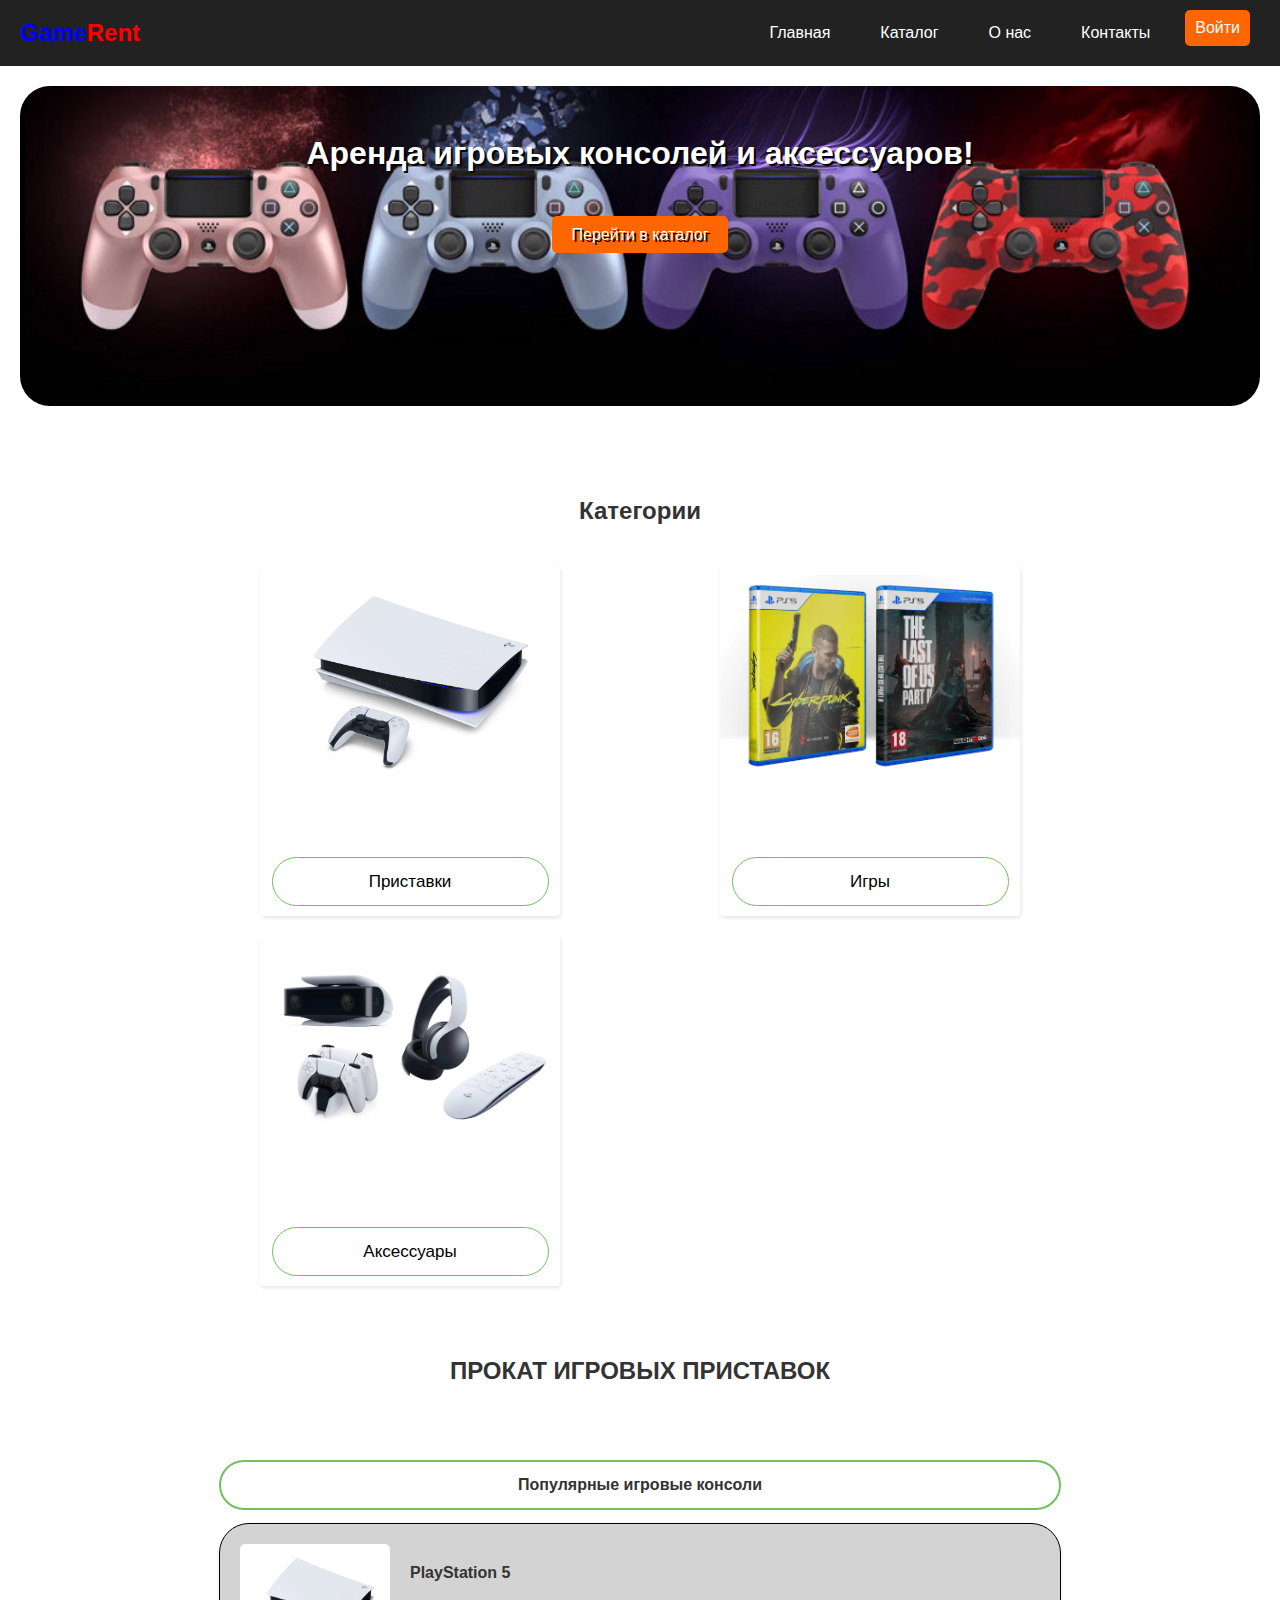
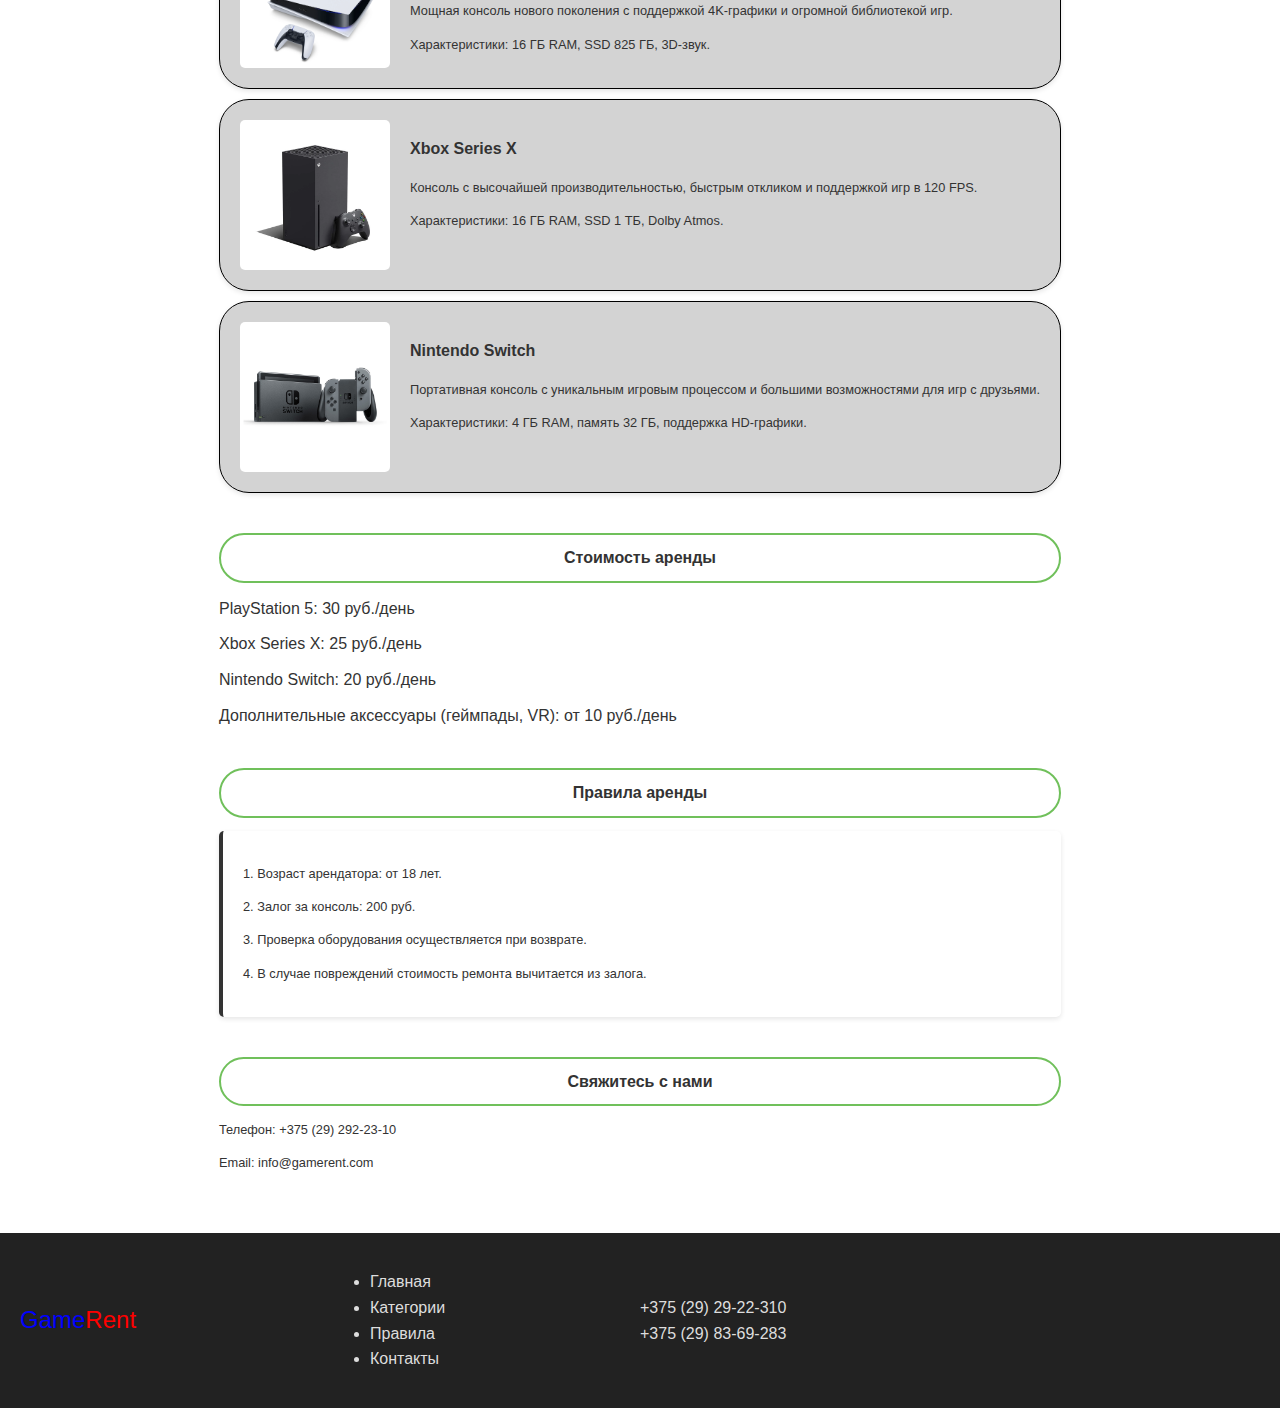
<file: index.html>
<!DOCTYPE html>
    <meta lang="en">
    <meta charset="UTF-8">
    <meta name="viewport" content="width=device-width, initial-scale=1.0">
    <title>GameRent</title>
    <link rel="stylesheet" href="style.css">
    <link rel='stylesheet' href='https://cdnjs.cloudflare.com/ajax/libs/font-awesome/4.7.0/css/font-awesome.min.css'>          
</head>
<body>
    <header class="header">
        <div class="logo"><span style="color: blue;">Game</span><span style="color: red;">Rent</span></div>
        <nav class="nav">
            <ul class="menu">
                <li><a href="index.html">Главная</a></li>
                <li class="dropdown">
                    <a href="#catalog">Каталог</a>
                    <ul class="submenu">
                        <li><a href="#consols">Консоли</a></li>
                        <li><a href="games.html">Игры</a></li>
                        <li><a href="aks.html">Аксессуары</a></li>
                    </ul>
                </li>
                <li class="dropdown">
                    <a href="onas.html">О нас</a>
                    <ul class="submenu">
                        <li><a href="index.html">Автор</a></li>
                        <li><a href="onas.html">Правила</a></li>
                    </ul>
                </li>
                <li><a href="contact.html">Контакты</a></li>
                <li><a href="login.html" class="btn">Войти</a></li>
            </ul>
        </nav>
    </header>

    <main>
        <section class="banner">
            <h4>Аренда игровых консолей и аксессуаров!</h4>
            <a href="#catalog" class="btn-primary">Перейти в каталог</a>
        </section>

        <section id="catalog" class="catalog">
            <h1>Категории</h1>
            <div class="categories">
                <div class="card_cat">
                    <!-- Верхняя часть -->
                    <div class="card_top">
                        <a href="#consols" class="card_image">
                            <img src="img/cons_catalog/Pristavki.png" alt="">
                        </a>
                    </div>
                    <!-- Нижняя часть -->
                     <div class="card_bottom">
                        <form class="card_button" action="#consols">
                            <a href="#consols">Приставки</a>
                        </form>
                     </div>
                </div>
                <div class="card_cat">
                    <!-- Верхняя часть -->
                    <div class="card_top">
                        <a href="games.html" class="card_image">
                            <img src="img/game.png" alt="">
                        </a>
                    </div>
                    <!-- Нижняя часть -->
                     <div class="card_bottom">
                        <form class="card_button" action="#consols">
                            <a href="games.html">Игры</a>
                        </form>
                     </div>
                </div>
                <div class="card_cat">
                    <!-- Верхняя часть -->
                    <div class="card_top">
                        <a href="aks.html" class="card_image">
                            <img src="img/aksesuar.png" alt="">
                        </a>
                    </div>
                    <!-- Нижняя часть -->
                     <div class="card_bottom">
                        <form class="card_button" action="#">
                            <a href="aks.html">Аксессуары</a>
                        </form>
                     </div>
                </div>
            </div>
        </section>


        <h1>ПРОКАТ ИГРОВЫХ ПРИСТАВОК</h1>
        
        <div class="container">

            <!-- Блок с информацией о консолях -->
            <section id="consols" class="section">
                <h2>Популярные игровые консоли</h2>
                <div class="card">
                    <img src="img/cons_catalog/Pristavki.png" alt="PlayStation 5">
                    <div class="card-content">
                        <h3>PlayStation 5</h3>
                        <p>Мощная консоль нового поколения с поддержкой 4K-графики и огромной библиотекой игр.</p>
                        <p>Характеристики: 16 ГБ RAM, SSD 825 ГБ, 3D-звук.</p>
                    </div>
                </div>
                <div class="card">
                    <img src="img/cons_catalog/xbox_x.png" alt="Xbox Series X">
                    <div class="card-content">
                        <h3>Xbox Series X</h3>
                        <p>Консоль с высочайшей производительностью, быстрым откликом и поддержкой игр в 120 FPS.</p>
                        <p>Характеристики: 16 ГБ RAM, SSD 1 ТБ, Dolby Atmos.</p>
                    </div>
                </div>
                <div class="card">
                    <img src="img/cons_catalog/nintendo_switch.png" alt="Nintendo Switch">
                    <div class="card-content">
                        <h3>Nintendo Switch</h3>
                        <p>Портативная консоль с уникальным игровым процессом и большими возможностями для игр с друзьями.</p>
                        <p>Характеристики: 4 ГБ RAM, память 32 ГБ, поддержка HD-графики.</p>
                    </div>
                </div>
            </section>
    
            <!-- Блок с ценами -->
            <section class="section">
                <h2>Стоимость аренды</h2>
                <ul class="pricing-list">
                    <li>PlayStation 5: 30 руб./день</li>
                    <li>Xbox Series X: 25 руб./день</li>
                    <li>Nintendo Switch: 20 руб./день</li>
                    <li>Дополнительные аксессуары (геймпады, VR): от 10 руб./день</li>
                </ul>
            </section>
    
            <!-- Блок с правилами -->
            <section class="section">
                <h2>Правила аренды</h2>
    
    
                <div class="rules">
                    <p>1. Возраст арендатора: от 18 лет.</p>
                    <p>2. Залог за консоль: 200 руб.</p>
                    <p>3. Проверка оборудования осуществляется при возврате.</p>
                    <p>4. В случае повреждений стоимость ремонта вычитается из залога.</p>
                </div>
            </section>
    
            <!-- Контакты -->
            <section class="section">
                <h2>Свяжитесь с нами</h2>
                <p>Телефон: +375 (29) 292-23-10</p>
                <p>Email: info@gamerent.com</p>
            </section>
        </div>
    </main>

    <footer class="footer">
        <div class="rows">
            <div class="logo">
                <span style="color: blue;">Game</span><span style="color: red;">Rent</span>
            </div>
            <div class="footer_catalog">
                <ul class="nav_foot">
                    <a href="index.html" class="f-nav-link"><li>Главная</li></a>
                    <a href="#catalog" class="f-nav-link"><li>Категории</li></a>
                    <a href="onas.html" class="f-nav-link"><li>Правила</li></a>
                    <a href="contact.html" class="f-nav-link"><li>Контакты</li></a>
                </ul>
            </div>
            <div class="footer_contact">
                <a href="tel:+375292922310"><i class="fa-solid fa-square-phone"></i> +375 (29) 29-22-310</a><br>
                <a href="tel:+3758369283"><i class="fa-solid fa-square-phone"></i> +375 (29) 83-69-283</a>
            </div>
            <div class="footer_icon">
                <a href="https://t.me/RichStoune"><i class="fa-brands fa-telegram"></i></a>
                <a href="https://vk.com/id694640703"><i class="fa-brands fa-vk"></i></a>
                <a href="https://www.instagram.com/adam.cortese.18?igsh=MmVlMjlkMTBhMg=="><i class='fa-brands fa-instagram' style='color: red'></i></a>
            </div>
        </div>
    </footer>
</body>
</html>
</file>
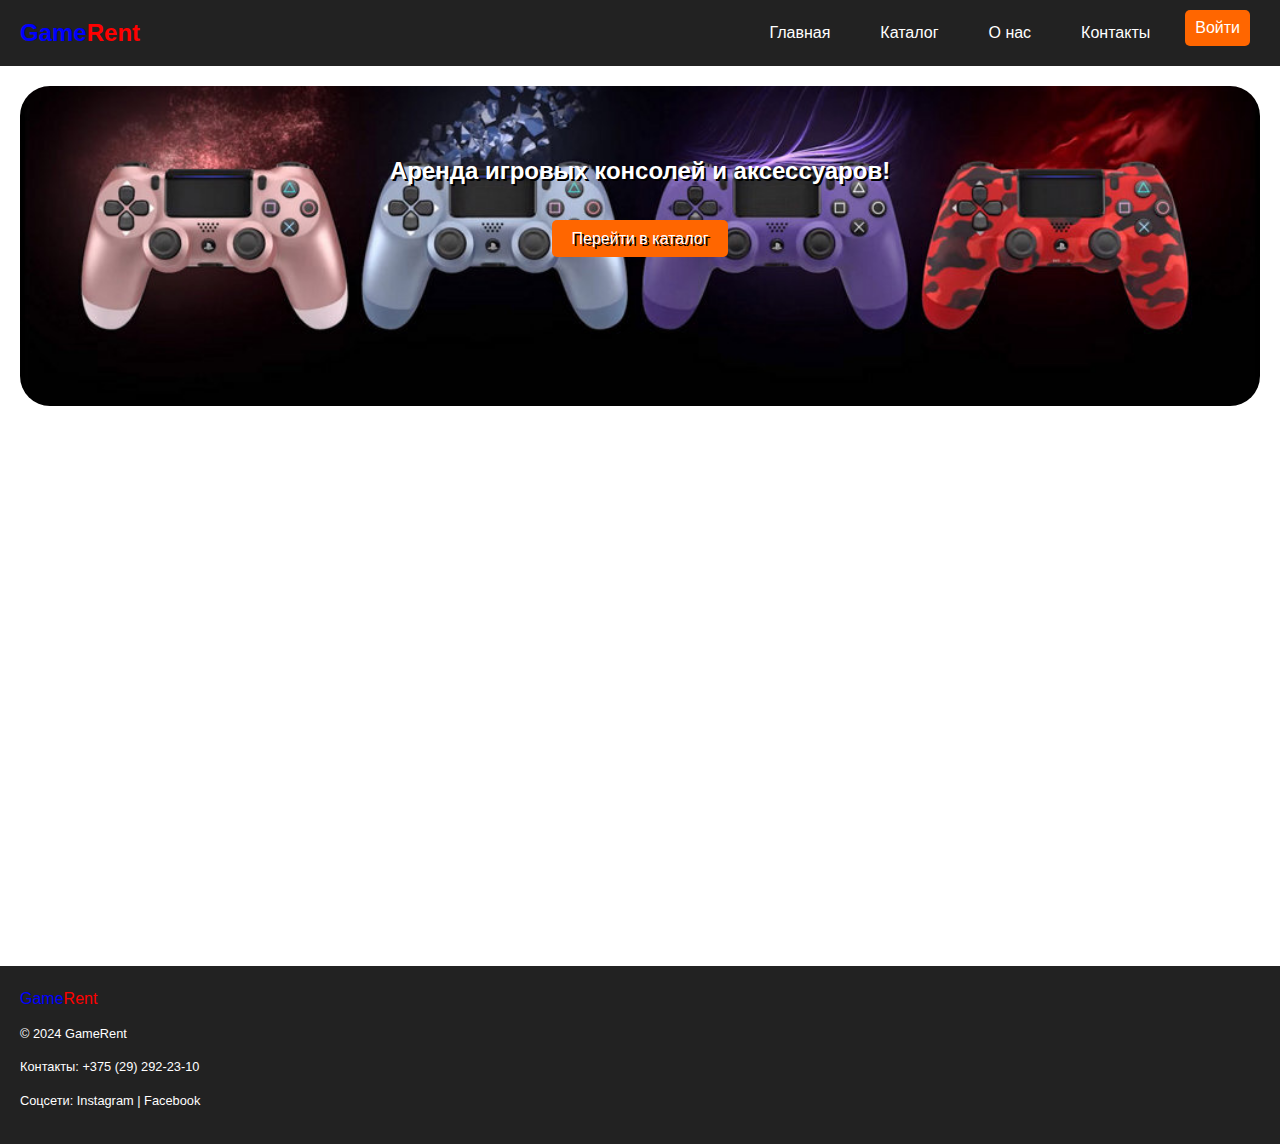
<file: aks.html>
<!DOCTYPE html>
<html lang="en">
<head>
    <meta charset="UTF-8">
    <meta name="viewport" content="width=device-width, initial-scale=1.0">
    <title>GameRent</title>
    <link rel="stylesheet" href="style.css">
</head>
<body>
    <header class="header">
        <div class="logo"><span style="color: blue;">Game</span><span style="color: red;">Rent</span></div>
        <nav class="nav">
            <ul class="menu">
                <li><a href="index.html">Главная</a></li>
                <li class="dropdown">
                    <a href="#catalog">Каталог</a>
                    <ul class="submenu">
                        <li><a href="index.html">Консоли</a></li>
                        <li><a href="games.html">Игры</a></li>
                        <li><a href="aks.html">Аксессуары</a></li>
                    </ul>
                </li>
                <li class="dropdown">
                    <a href="onas.html">О нас</a>
                    <ul class="submenu">
                        <li><a href="index.html">Автор</a></li>
                        <li><a href="onas.html">Правила</a></li>
                    </ul>
                </li>
                <li><a href="contact.html">Контакты</a></li>
                <li><a href="register.html" class="btn">Войти</a></li>
            </ul>
        </nav>
    </header>
    <main>
        <section class="banner">
            <h1>Аренда игровых консолей и аксессуаров!</h1>
            <a href="#catalog" class="btn-primary">Перейти в каталог</a>
        </section>
    </main>

    <footer class="footer">
        <div class="logo"><span style="color: blue;">Game</span><span style="color: red;">Rent</span></div>
        <div class="footer-content">
            <p>&copy; 2024 GameRent</p>
            <p>Контакты: +375 (29) 292-23-10</p>
            <p>Соцсети: Instagram | Facebook</p>
        </div>
    </footer>
</body>
</html>
</file>
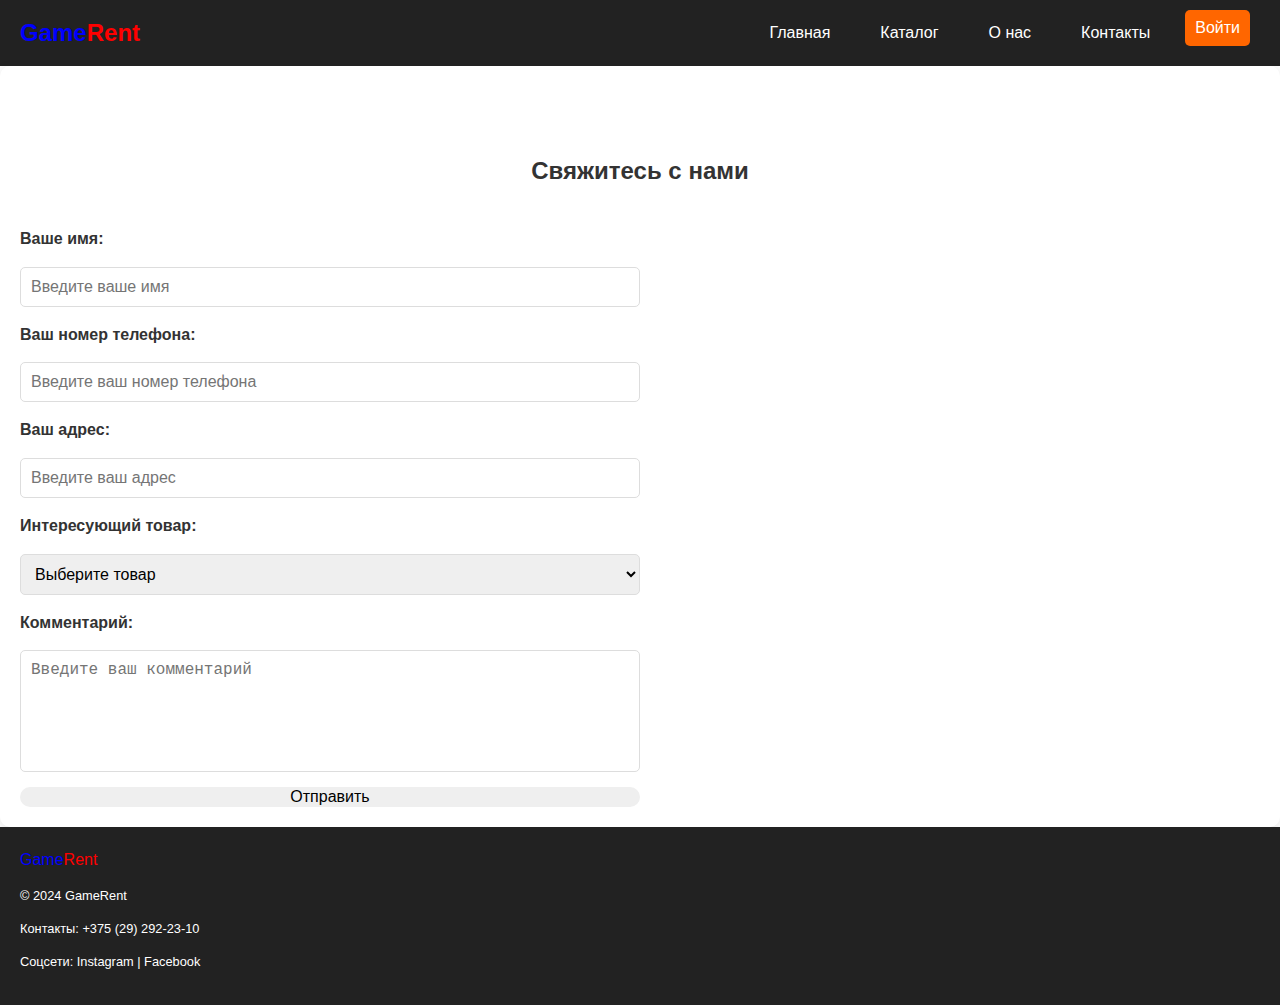
<file: contact.html>
<!DOCTYPE html>
<html lang="en">
<head>
    <meta charset="UTF-8">
    <meta name="viewport" content="width=device-width, initial-scale=1.0">
    <title>GameRent</title>
    <link rel="stylesheet" href="style.css">
</head>
<body>
    <header class="header">
        <div class="logo"><span style="color: blue;">Game</span><span style="color: red;">Rent</span></div>
        <nav class="nav">
            <ul class="menu">
                <li><a href="index.html">Главная</a></li>
                <li class="dropdown">
                    <a href="#catalog">Каталог</a>
                    <ul class="submenu">
                        <li><a href="index.html">Консоли</a></li>
                        <li><a href="games.html">Игры</a></li>
                        <li><a href="aks.html">Аксессуары</a></li>
                    </ul>
                </li>
                <li class="dropdown">
                    <a href="onas.html">О нас</a>
                    <ul class="submenu">
                        <li><a href="index.html">Автор</a></li>
                        <li><a href="onas.html">Правила</a></li>
                    </ul>
                </li>
                <li><a href="contact.html">Контакты</a></li>
                <li><a href="register.html" class="btn">Войти</a></li>
            </ul>
        </nav>
    </header>
<body>
    <div class="contact-container">
        <h1>Свяжитесь с нами</h1>
        <form action="contact.php" method="post">
            <!-- Имя пользователя -->
            <label for="name">Ваше имя:</label>
            <input type="text" id="name" name="name" placeholder="Введите ваше имя" required>
            
            <!-- Номер телефона -->
            <label for="phone">Ваш номер телефона:</label>
            <input type="tel" id="phone" name="phone" placeholder="Введите ваш номер телефона" required>
            
            <!-- Адрес -->
            <label for="address">Ваш адрес:</label>
            <input type="text" id="address" name="address" placeholder="Введите ваш адрес" required>
            
            <!-- Интересующий товар -->
            <label for="product">Интересующий товар:</label>
            <select id="product" name="product" required>
                <option value="" disabled selected>Выберите товар</option>
                <option value="ps5">PlayStation 5</option>
                <option value="xbox">Xbox Series X</option>
                <option value="switch">Nintendo Switch</option>
                <option value="games">Игра</option>
                <option value="accessories">Аксессуары</option>
            </select>
            
            <!-- Комментарий -->
            <label for="comment">Комментарий:</label>
            <textarea id="comment" name="comment" placeholder="Введите ваш комментарий"></textarea>
            
            <!-- Кнопка отправки -->
            <button type="submit">Отправить</button>
        </form>
    </div>
    <footer class="footer">
        <div class="logo"><span style="color: blue;">Game</span><span style="color: red;">Rent</span></div>
        <div class="footer-content">
            <p>&copy; 2024 GameRent</p>
            <p>Контакты: +375 (29) 292-23-10</p>
            <p>Соцсети: Instagram | Facebook</p>
        </div>
    </footer>
</body>
</html>
</file>
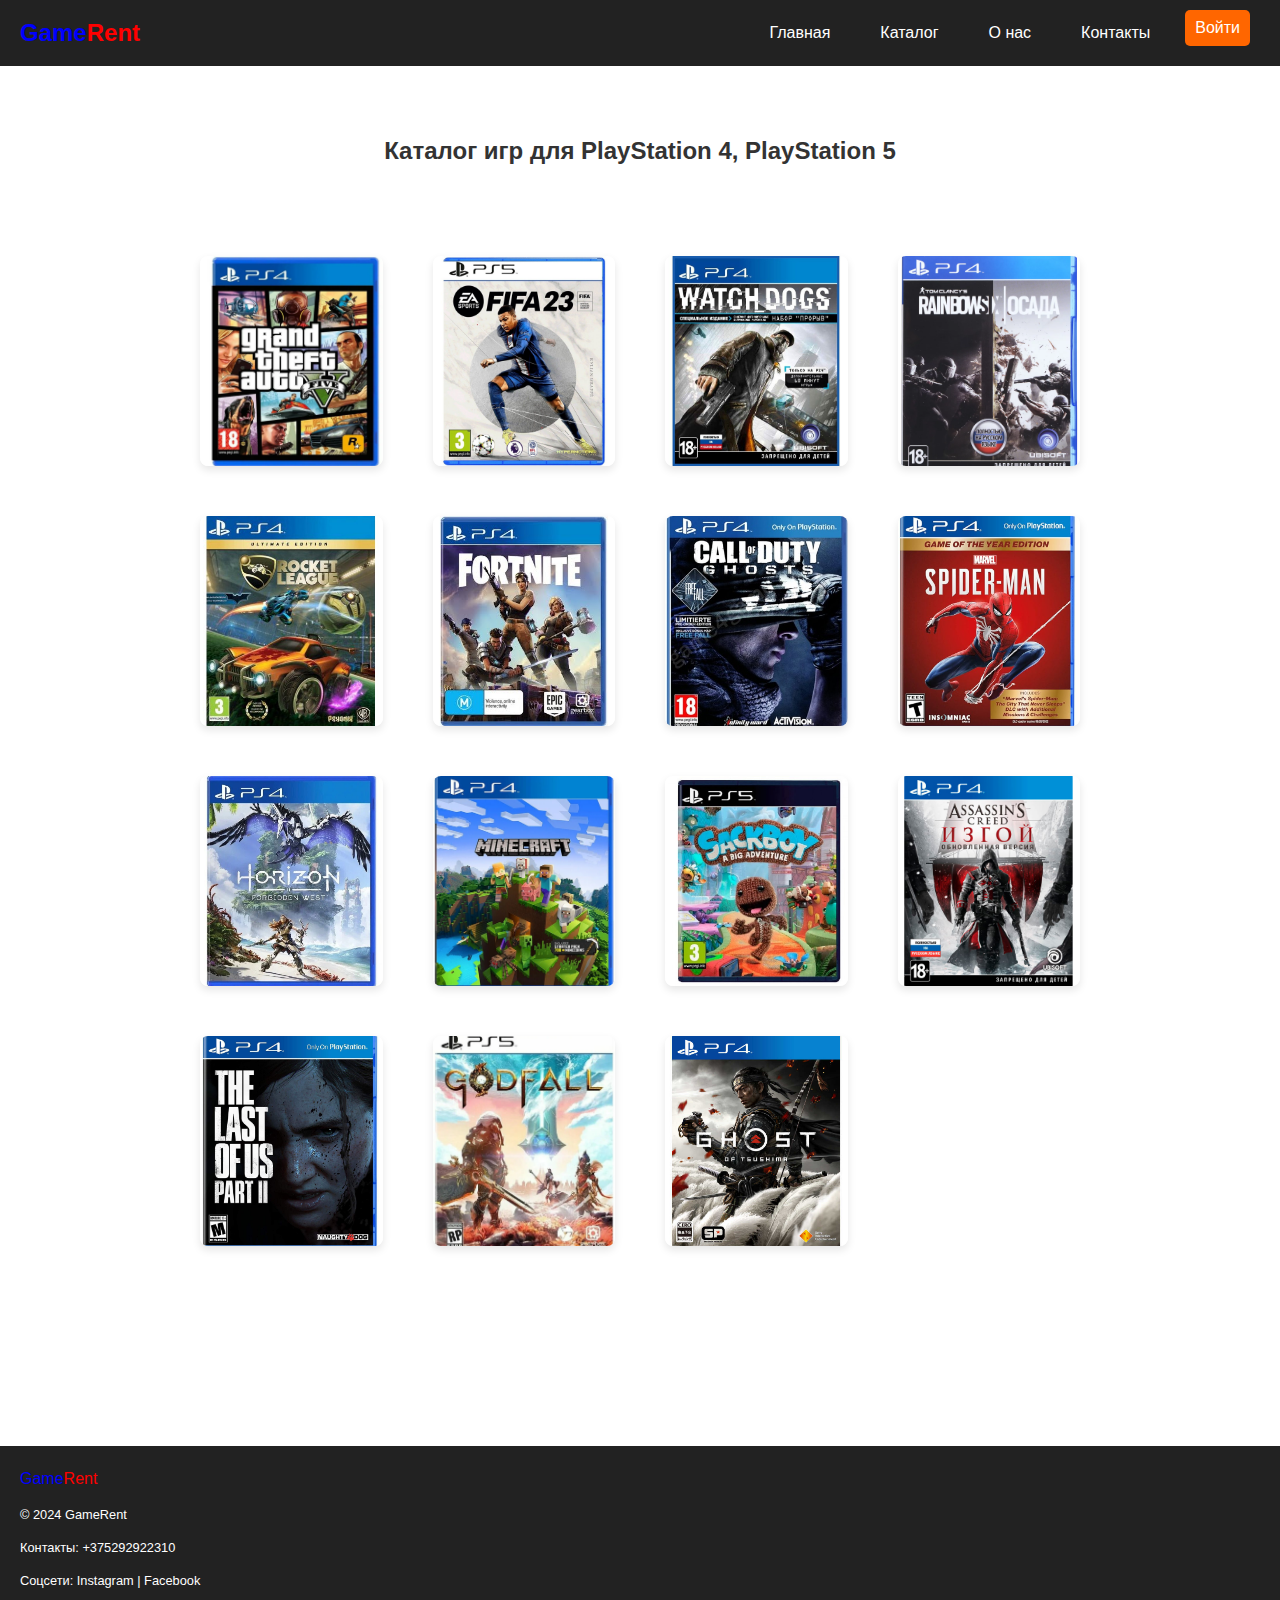
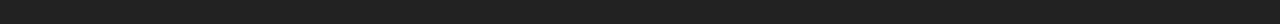
<file: games.html>
<!DOCTYPE html>
<html lang="en">
<head>
    <meta charset="UTF-8">
    <meta name="viewport" content="width=device-width, initial-scale=1.0">
    <title>GameRent</title>
    <link rel="stylesheet" href="style.css">
    <link rel="stylesheet" href="game.css">
</head>
<body>
    <header class="header">
        <div class="logo"><span style="color: blue;">Game</span><span style="color: red;">Rent</span></div>
        <nav class="nav">
            <ul class="menu">
                <li><a href="index.html">Главная</a></li>
                <li class="dropdown">
                    <a href="#catalog">Каталог</a>
                    <ul class="submenu">
                        <li><a href="index.html">Консоли</a></li>
                        <li><a href="games.html">Игры</a></li>
                        <li><a href="aks.html">Аксессуары</a></li>
                    </ul>
                </li>
                <li class="dropdown">
                    <a href="onas.html">О нас</a>
                    <ul class="submenu">
                        <li><a href="index.html">Автор</a></li>
                        <li><a href="onas.html">Правила</a></li>
                    </ul>
                </li>
                <li><a href="contact.html">Контакты</a></li>
                <li><a href="register.html" class="btn">Войти</a></li>
            </ul>
        </nav>
    </header>

    <main>
    <h1 class="m_text">Каталог игр для PlayStation 4, PlayStation 5</h1>
    <div class="gallery">
        <img src="img/games/gta5.png" alt="Игра 1">
        <img src="img/games/fifa23.png" alt="Игра 2">
        <img src="img/games/wdogs.png" alt="Игра 3">
        <img src="img/games/rainbows.png" alt="Игра 4">
        <img src="img/games/rleague.png" alt="Игра 5">
        <img src="img/games/fortnite.png" alt="Игра 6">
        <img src="img/games/callofduty.png" alt="Игра 7">
        <img src="img/games/spiderman.png" alt="Игра 8">
        <img src="img/games/horizon.png" alt="Игра 9">
        <img src="img/games/minecraft.png" alt="Игра 10">
        <img src="img/games/sackboy.png" alt="Игра 11">
        <img src="img/games/ascredd.png" alt="Игра 12">
        <img src="img/games/the_last_of_us.png" alt="Игра 13">
        <img src="img/games/godfall.png" alt="Игра 14">
        <img src="img/games/ghost.png" alt="Игра 15">

    </div>
</body>
</html>
    </main>

    <footer class="footer">
        <div class="logo"><span style="color: blue;">Game</span><span style="color: red;">Rent</span></div>
        <div class="footer-content">
            <p>&copy; 2024 GameRent</p>
            <p>Контакты: +375292922310</p>
            <p>Соцсети: Instagram | Facebook</p>
        </div>
    </footer>
</body>
</html>
</file>
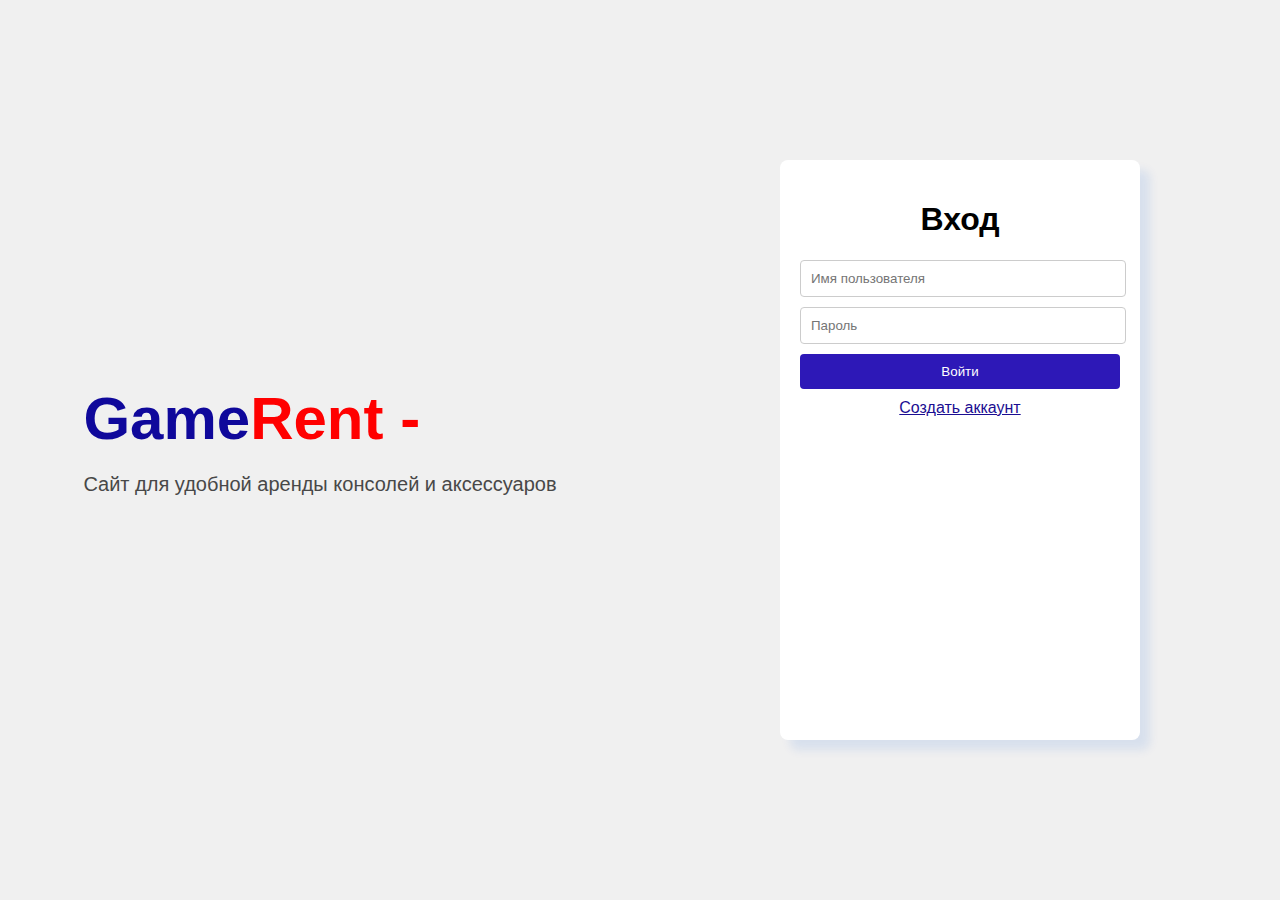
<file: login.html>
<!DOCTYPE html>
<html lang="en">
<head>
    <meta charset="UTF-8">
    <meta name="viewport" content="width=device-width, initial-scale=1.0">
    <title>Регистрация и вход</title>
    <link rel="stylesheet" href="reg.css">
</head>
<body>
    <div class="container">
        <div class="text_logo">
            <b><span style="color: rgb(15, 8, 155);">Game</span><span style="color: red;">Rent -</span></b>
            <p>Сайт для удобной аренды консолей и аксессуаров</p>
        </div>
        <div class="cont">
            <h1>Вход</h1>
            <form action="login.php" method="POST">
                <input type="text" name="username" placeholder="Имя пользователя" required>
                <input type="password" name="password" placeholder="Пароль" required>
                <button type="submit">Войти</button>
                <a href="register.html">Создать аккаунт</a>
            </form>
        </div>
    </div>
</body>
</html>
</file>
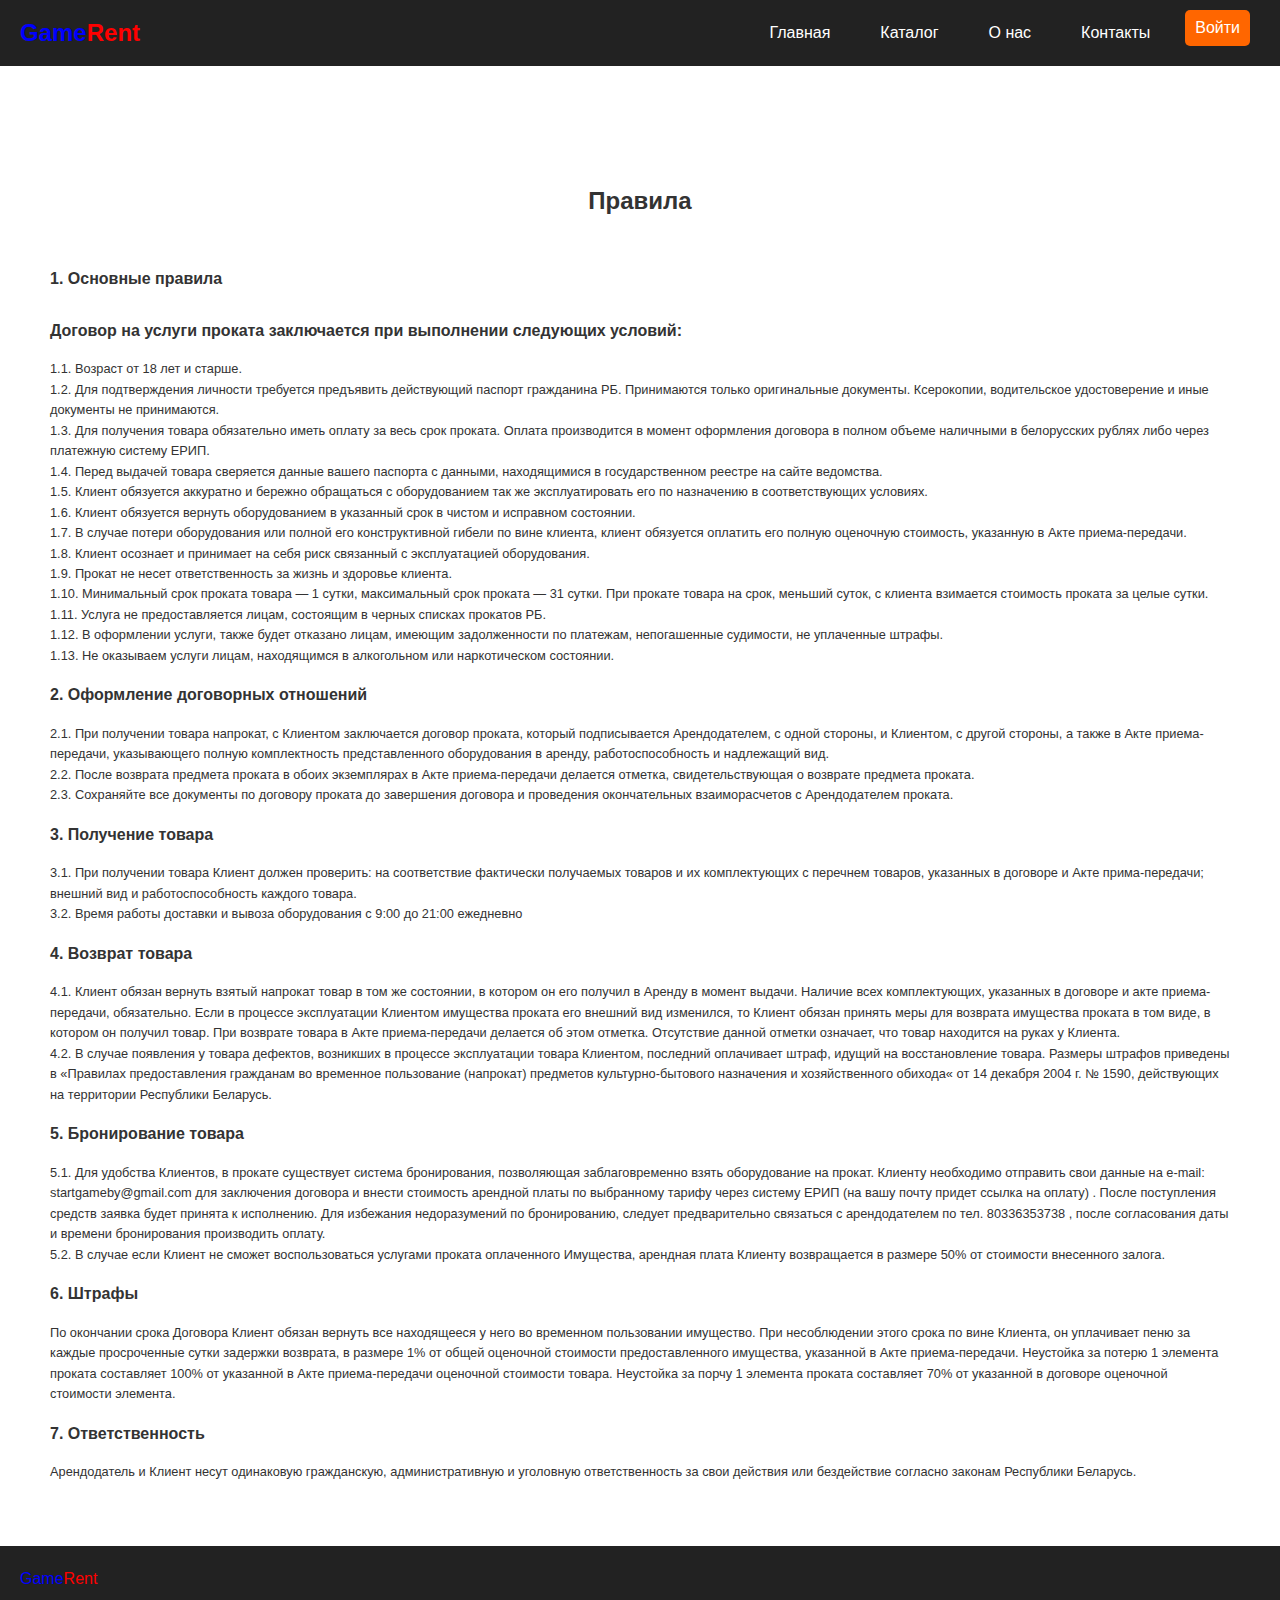
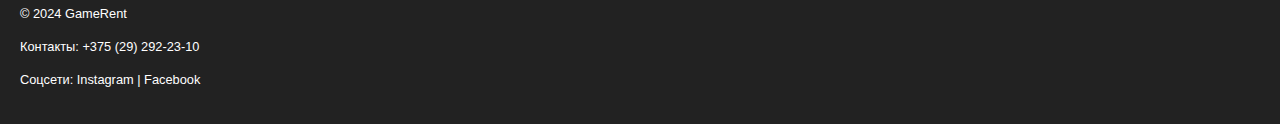
<file: onas.html>
<!DOCTYPE html>
<html lang="en">
<head>
    <meta charset="UTF-8">
    <meta name="viewport" content="width=device-width, initial-scale=1.0">
    <title>GameRent</title>
    <link rel="stylesheet" href="style.css">
</head>
<body>
    <header class="header">
        <div class="logo"><span style="color: blue;">Game</span><span style="color: red;">Rent</span></div>
        <nav class="nav">
            <ul class="menu">
                <li><a href="index.html">Главная</a></li>
                <li class="dropdown">
                    <a href="#catalog">Каталог</a>
                    <ul class="submenu">
                        <li><a href="index.html">Консоли</a></li>
                        <li><a href="games.html">Игры</a></li>
                        <li><a href="aks.html">Аксессуары</a></li>
                    </ul>
                </li>
                <li class="dropdown">
                    <a href="onas.html">О нас</a>
                    <ul class="submenu">
                        <li><a href="index.html">Автор</a></li>
                        <li><a href="onas.html">Правила</a></li>
                    </ul>
                </li>
                <li><a href="contact.html">Контакты</a></li>
                <li><a href="register.html" class="btn">Войти</a></li>
            </ul>
        </nav>
    </header>
    <main>
        <div class="pravila">
            <h1>Правила</h1>
            <h2>1. Основные правила</h2>
            <h3>Договор на услуги проката заключается при выполнении следующих условий:</h3>
            <p>
                1.1. Возраст от 18 лет и старше. <br>
                1.2. Для подтверждения личности требуется предъявить действующий паспорт гражданина РБ. Принимаются только оригинальные документы. Ксерокопии, водительское удостоверение и иные документы не принимаются. <br>
                1.3. Для получения товара обязательно иметь оплату за весь срок проката. Оплата производится в момент оформления договора в полном объеме наличными в белорусских рублях либо через платежную систему ЕРИП. <br> 
                1.4. Перед выдачей товара сверяется данные вашего паспорта с данными, находящимися в государственном реестре на сайте ведомства. <br>
                1.5. Клиент обязуется аккуратно и бережно обращаться c оборудованием так же эксплуатировать его по назначению в соответствующих условиях. <br>
                1.6. Клиент обязуется вернуть оборудованием в указанный срок в чистом и исправном состоянии. <br>
                1.7. В случае потери оборудования или полной его конструктивной гибели по вине клиента, клиент обязуется оплатить его полную оценочную стоимость, указанную в Акте приема-передачи. <br>
                1.8. Клиент осознает и принимает на себя риск связанный с эксплуатацией оборудования. <br>
                1.9. Прокат не несет ответственность за жизнь и здоровье клиента. <br>
                1.10. Минимальный срок проката товара — 1 сутки, максимальный срок проката — 31 сутки. При прокате товара на срок, меньший суток, с клиента взимается стоимость проката за целые сутки. <br>
                1.11. Услуга не предоставляется лицам, состоящим в черных списках прокатов РБ. <br>
                1.12. В оформлении услуги, также будет отказано лицам, имеющим задолженности по платежам, непогашенные судимости, не уплаченные штрафы. <br>
                1.13. Не оказываем услуги лицам, находящимся в алкогольном или наркотическом состоянии.
            </p>
            <h3>2. Оформление договорных отношений</h3>
            <p>
                2.1. При получении товара напрокат, с Клиентом заключается договор проката, который подписывается Арендодателем, с одной стороны, и Клиентом, с другой стороны, а также в Акте приема-передачи, указывающего полную комплектность представленного оборудования в аренду, работоспособность и надлежащий вид.<br>
                2.2. После возврата предмета проката в обоих экземплярах в Акте приема-передачи делается отметка, свидетельствующая о возврате предмета проката.<br>
                2.3. Сохраняйте все документы по договору проката до завершения договора и проведения окончательных взаиморасчетов с Арендодателем проката.
            </p>
            <h3>3. Получение товара</h3>
            <p>
                3.1. При получении товара Клиент должен проверить: на соответствие фактически получаемых товаров и их комплектующих с перечнем товаров, указанных в договоре и Акте прима-передачи; внешний вид и работоспособность каждого товара.<br>
                3.2. Время работы доставки и вывоза оборудования с 9:00 до 21:00 ежедневно
            </p>
            <h3>4. Возврат товара</h3>
            <p>
                4.1. Клиент обязан вернуть взятый напрокат товар в том же состоянии, в котором он его получил в Аренду в момент выдачи. Наличие всех комплектующих, указанных в договоре и акте приема-передачи, обязательно. Если в процессе эксплуатации Клиентом имущества проката его внешний вид изменился, то Клиент обязан принять меры для возврата имущества проката в том виде, в котором он получил товар. При возврате товара в Акте приема-передачи делается об этом отметка. Отсутствие данной отметки означает, что товар находится на руках у Клиента.<br>
                4.2. В случае появления у товара дефектов, возникших в процессе эксплуатации товара Клиентом, последний оплачивает штраф, идущий на восстановление товара. Размеры штрафов приведены в «Правилах предоставления гражданам во временное пользование (напрокат) предметов культурно-бытового назначения и хозяйственного обихода« от 14 декабря 2004 г. № 1590, действующих на территории Республики Беларусь.
            </p>
            <h3>5. Бронирование товара</h3>
            <p>
                5.1. Для удобства Клиентов, в прокате существует система бронирования, позволяющая заблаговременно взять оборудование на прокат. Клиенту необходимо отправить свои данные на e-mail: startgameby@gmail.com для заключения договора и внести стоимость арендной платы по выбранному тарифу через систему ЕРИП (на вашу почту придет ссылка на оплату) . После поступления средств заявка будет принята к исполнению.
                Для избежания недоразумений по бронированию, следует предварительно связаться с арендодателем по тел. 80336353738 , после согласования даты и времени бронирования производить оплату.<br> 
                5.2. В случае если Клиент не сможет воспользоваться услугами проката оплаченного Имущества, арендная плата Клиенту возвращается в размере 50% от стоимости внесенного залога.
            </p> 
            <h3>6. Штрафы</h3> 
            <p>
                По окончании срока Договора Клиент обязан вернуть все находящееся у него во временном пользовании имущество. При несоблюдении этого срока по вине Клиента, он уплачивает пеню за каждые просроченные сутки задержки возврата, в размере 1% от общей оценочной стоимости предоставленного имущества, указанной в Акте приема-передачи. Неустойка за потерю 1 элемента проката составляет 100% от указанной в Акте приема-передачи оценочной стоимости товара.
                Неустойка за порчу 1 элемента проката составляет 70% от указанной в договоре оценочной стоимости элемента.
            </p>   
            <h3>7. Ответственность</h3>
            <p>
                Арендодатель и Клиент несут одинаковую гражданскую, административную и уголовную ответственность за свои действия или бездействие согласно законам Республики Беларусь.
            </p>
        </div>
    </main>
    <footer class="footer">
        <div class="logo"><span style="color: blue;">Game</span><span style="color: red;">Rent</span></div>
        <div class="footer-content">
            <p>&copy; 2024 GameRent</p>
            <p>Контакты: +375 (29) 292-23-10</p>
            <p>Соцсети: Instagram | Facebook</p>
        </div>
    </footer>
</body>
</html>
</file>
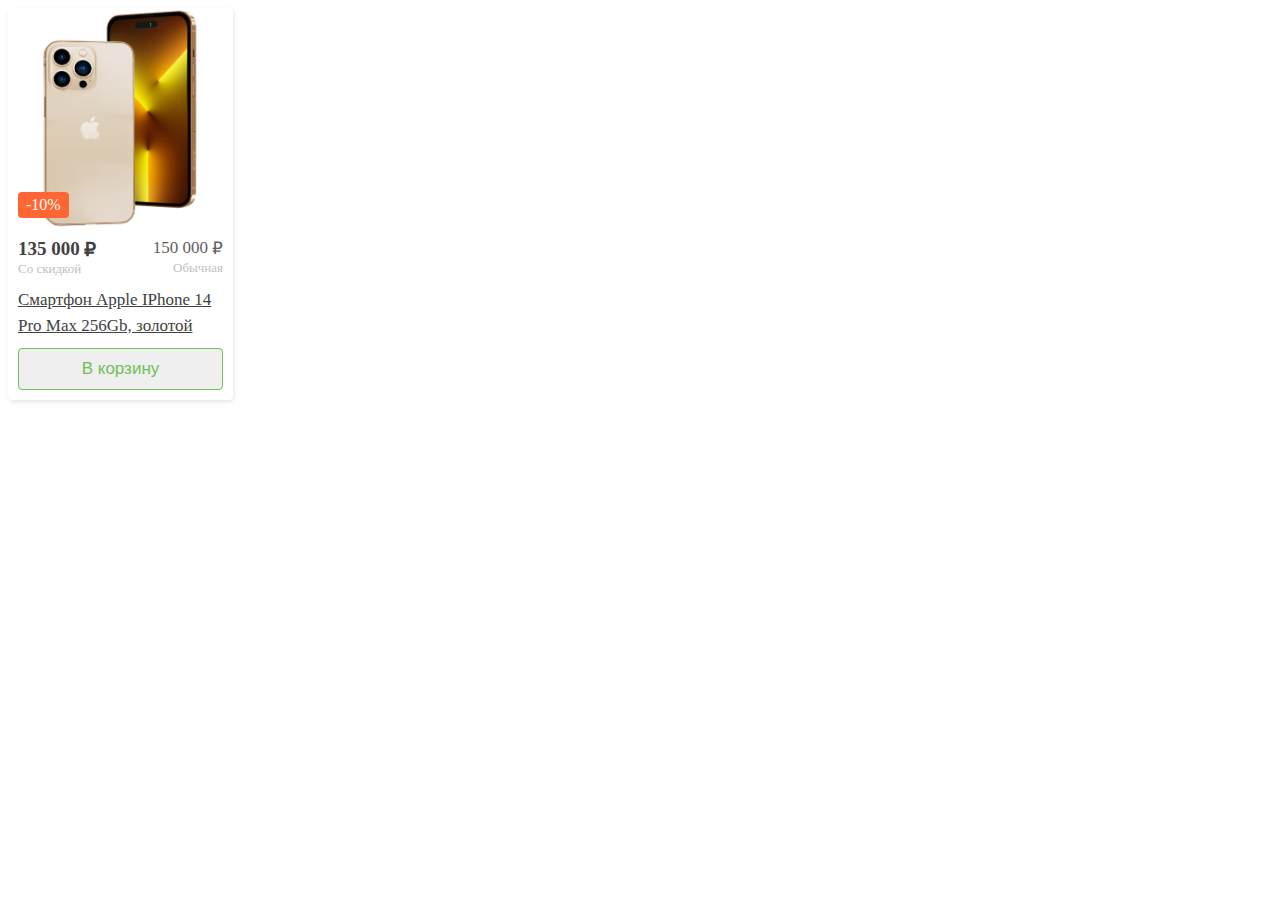
<file: prob.html>
<!DOCTYPE html>
<html lang="en">
<head>
    <meta charset="UTF-8">
    <meta name="viewport" content="width=device-width, initial-scale=1.0">
    <link rel="stylesheet" href="prob.css">
    <title>Document</title>
</head>
<body>
    <!-- Карточка товара -->
    <!-- Карточка товара -->
    <div class="card">
        <!-- Верхняя часть -->
        <div class="card__top">
        <!-- Изображение-ссылка товара -->
        <a href="#" class="card__image">
            <img
            src="img/iphone-14-pro-max-gold.png"
            alt="Apple IPhone 14 PRO Max Gold"
            />
        </a>
        <!-- Скидка на товар -->
        <div class="card__label">-10%</div>
        </div>
        <!-- Нижняя часть -->
        <div class="card__bottom">
        <!-- Цены на товар (с учетом скидки и без)-->
        <div class="card__prices">
            <div class="card__price card__price--discount">135 000</div>
            <div class="card__price card__price--common">150 000</div>
        </div>
        <!-- Ссылка-название товара -->
        <a href="#" class="card__title">
            Смартфон Apple IPhone 14 Pro Max 256Gb, золотой
        </a>
        <!-- Кнопка добавить в корзину -->
        <button class="card__add">В корзину</button>
        </div>
    </div>
</body>
</html>
</file>
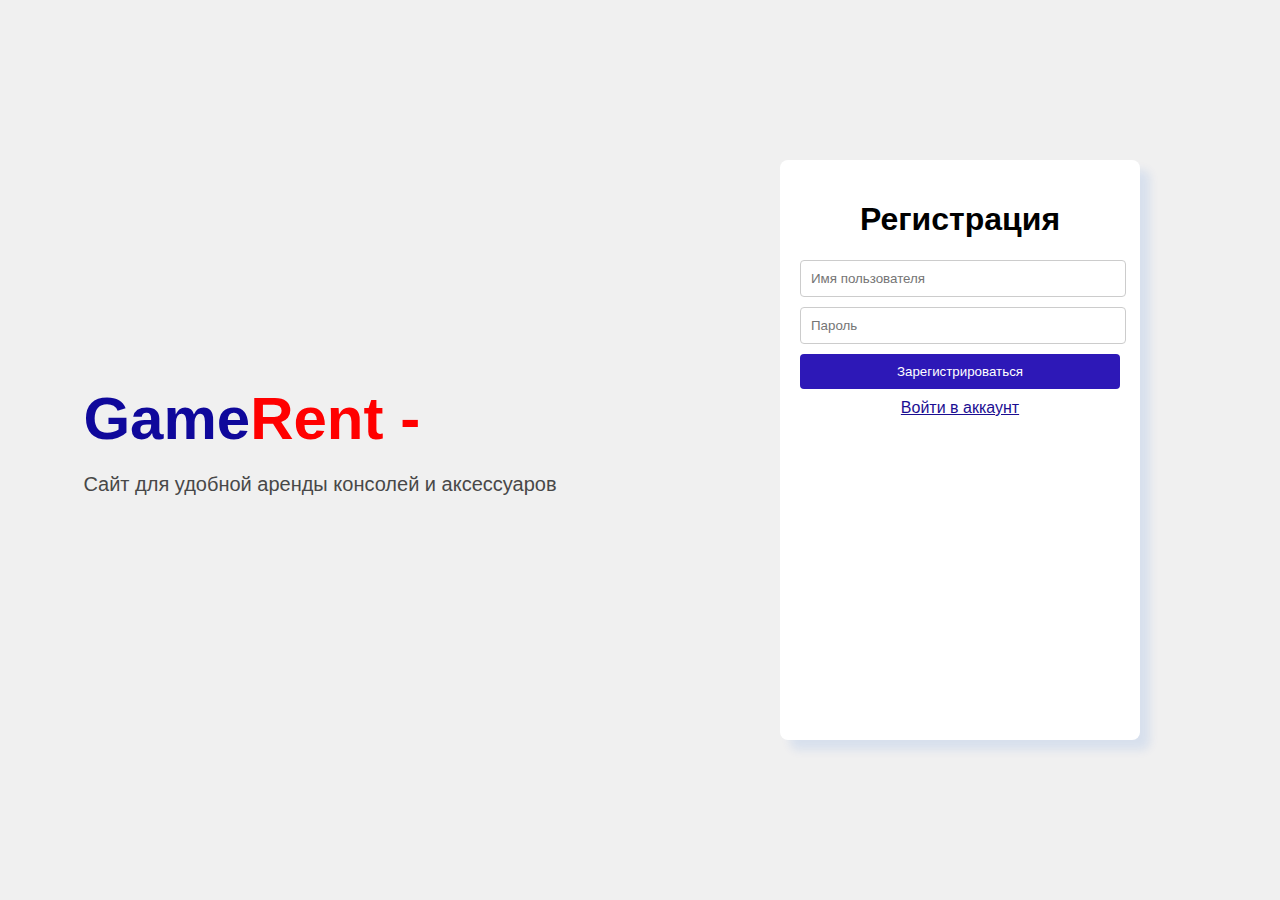
<file: register.html>
<!DOCTYPE html>
<html lang="en">
<head>
    <meta charset="UTF-8">
    <meta name="viewport" content="width=device-width, initial-scale=1.0">
    <title>Регистрация и вход</title>
    <link rel="stylesheet" href="reg.css">
</head>
<body>
    <div class="container">
        <div class="text_logo">
            <b><span style="color: rgb(15, 8, 155);">Game</span><span style="color: red;">Rent -</span></b>
            <p>Сайт для удобной аренды консолей и аксессуаров</p>
        </div>
        <div class="cont">
            <h1>Регистрация</h1>
            <form action="register.php" method="POST">
                <input type="text" name="username" placeholder="Имя пользователя" required>
                <input type="password" name="password" placeholder="Пароль" required>
                <button type="submit">Зарегистрироваться</button>
                <a href="login.html">Войти в аккаунт</a>
            </form>
        </div>
    </div> 
</body>
</html>
</file>
<file: style.css>
html,body {
    margin: 0;
    padding: 0;
    font-family: Arial, sans-serif;
    line-height: 1.6;
    color: #333;
    height: 100%;
}


main{
    flex: 1;
    display: flex;
    flex-direction: column;
    min-height: 100vh;
}

a{
    text-decoration: none;
    color: #007BFF;
}

h1{
    text-align: center;
    padding-bottom: 20px;
    padding-top: 50px;
    font-size: 1.5em;
}

h2{
    padding-top: 10px;
    padding-bottom: 10px;
    font-size: 1em;
}

h3{
    font-size: 1em;
}

p{
    font-size: 0.8em;
}


form {
    display: flex;
    flex-direction: column;
    gap: 15px;
    justify-content: center;
    width: 50%;
}

label {
    font-weight: bold;
}

input, textarea, select {
    padding: 10px;
    border: 1px solid #ddd;
    border-radius: 5px;
    font-size: 16px;
}

textarea {
    resize: none;
    height: 100px;
}

button {
    border: none;
    border-radius: 30px;
    cursor: pointer;
    font-size: 16px;
}


/* Шапка */
.header {
    display: flex;
    justify-content: space-between;
    align-items: center;
    background: #222;
    color: white;
    padding: 10px 20px;
}

.header .logo {
    font-size: 24px;
    font-weight: bold;
}

.header .nav a {
    color: white;
    text-decoration: none;
    margin: 0 10px;
}

.header .btn, .cart {
    padding: 5px 10px;
    background: #f60;
    color: white;
    border-radius: 5px;
}

.header .btn:hover {
    background: #d54;
}


.menu {
    list-style: none;
    margin: 0;
    padding: 0;
    display: flex;
}

.menu > li {
    position: relative;
}

.menu > li > a {
    color: white;
    text-decoration: none;
    padding: 10px 15px;
    display: block;
}

.menu > li > a:hover {
    background-color: #444;
}

/* Стили для выпадающего меню */
.submenu {
    list-style: none;
    position: absolute;
    top: 100%;
    left: 0;
    background-color: #444;
    padding: 0;
    margin: 0;
    display: none;
}

.submenu > li > a {
    color: white;
    text-decoration: none;
    padding: 10px 15px;
    display: block;
}

.submenu > li > a:hover {
    background-color: #555;
}

/* Показывает выпадающее меню при наведении */
.dropdown:hover .submenu {
    display: block;
}


/* Баннер */
.banner {
    background: url('img/games/banner1.png') no-repeat center center/cover;
    height: 300px;
    color: rgb(255, 255, 255);
    text-shadow: 2px 2px 0px rgb(0, 0, 0);
    text-align: center;
    margin: 20px;
    padding-bottom: 20px;
    border-radius: 30px;
}

.banner h4{
    font-size: xx-large;
}


.banner .btn-primary {
    background: #f60;
    color: white;
    padding: 10px 20px;
    text-decoration: none;
    border-radius: 5px;
}

.banner .btn-primary:hover {
    background: #d54;
}


/* Каталог */
.catalog h2 {
    margin-bottom: 20px;
}

.categories {
    display: grid;
    grid-template-columns: repeat(auto-fill, 450px);
    width: 100%;
    max-width: 100%; /* Ширина grid-контейнера */
    justify-content: center;
    justify-items: center; /* Размещаем карточку по центру */
    column-gap: 10px; /* Отступ между колонками */
    row-gap: 20px; /* Отступ между рядами */
    margin: 0 auto;
  }

.card_cat {
    width: 300px;
    min-height: 350px;
    box-shadow: 1px 2px 4px rgba(0, 0, 0, 0.1);
    display: flex;
    flex-direction: column; /* Размещаем элементы в колонку */
    border-radius: 4px;
    transition: 0.2s;
    position: relative;
}

/* При наведении на карточку - меняем цвет тени */
.card_cat:hover {
    box-shadow: 4px 8px 16px rgba(255, 102, 51, 0.2);
}
  
.card_top {
    flex: 0 0 220px; /* Задаем высоту 220px, запрещаем расширение и сужение по высоте */
    position: relative;
    overflow: hidden; /* Скрываем, что выходит за пределы */
}
  
/* Контейнер для картинки */
.card_image {
    display: block;
    position: absolute;
    top: 0;
    left: 0;
    width: 100%;
    height: 100%;
  }
  
.card_image > img {
    width: 100%;
    height: 100%;
    object-fit: contain; /* Встраиваем картинку в контейнер card__image */
    transition: 0.2s;
}
  
/* При наведении - увеличиваем картинку */
.card_image:hover > img {
    transform: scale(1.1);
}
  
.card_bottom {
    display: flex;
    width: 100%;
    justify-content: center;
    flex: 1 0 auto; /* Занимаем всю оставшуюся высоту карточки */
}

.card_button:hover {
    border: 1px solid #ff6633;
}

.card_button{
    display: flex;
    width: 85%;
    justify-content: center;
    font-weight: 400;
    font-size: 17px;
    padding: 10px;
    text-align: center;
    border: 1px solid #70c05b;
    border-radius: 30px;
    cursor: pointer; /* Меняем курсор при наведении */
    transition: 0.2s;
    margin-top: auto; /* Прижимаем кнопку к низу карточки */
    margin-bottom: 10px;
}

.card_button a{
    color: black;
}
  


/*consols*/
.container {
    padding: 20px;
    max-width: 1200px;
    margin: 0 auto;
}

.section {
    margin-bottom: 40px;
    justify-content: center;
}

.section h2 {
    color: #333;
    border: 2px solid #70c05b;
    border-radius: 30px;
    text-align: center;
    align-content: center;
}

.card {
    display: flex;
    border: 1px solid rgb(0, 0, 0);
    padding: 20px;
    margin: 10px 0;
    border-radius: 30px;
    background-color: #d3d3d3;
    box-shadow: 0 2px 5px rgba(0, 0, 0, 0.1);
}

.card:hover{
    border: 3px solid #70c05b;
    background-color: #ababab;
}

.card img {
    width: 150px;
    height: auto;
    margin-right: 20px;
    border-radius: 5px;
}

.card-content {
    flex: 1;
}

.pricing-list {
    list-style: none;
    padding: 0;
    margin: 0;
}

.pricing-list li {
    margin: 10px 0;
}

.rules {
    background-color: #fff;
    padding: 20px;
    border-radius: 5px;
    border-left: 4px solid #333;
    box-shadow: 0 2px 5px rgba(0, 0, 0, 0.1);
}

/*contact*/
.contact-container {
    background-color: #fff;
    padding: 20px;
    border-radius: 10px;
    box-shadow: 0 2px 10px rgba(0, 0, 0, 0.1);
}

.contact-container h1 {
    text-align: center;
    color: #333;
}


/*pravila*/
.pravila{
    padding: 50px;
}



/* Подвал */
.footer {
    background: #222;
    color: white;
    padding: 20px;
}

.rows{
    display: grid;
    grid-template-columns: 1fr 1fr 1fr 1fr;
    justify-content: center;
    align-items: center;
}
 
.rows a{
    color: #ddd;
}

.rows .logo{
    font-size: 1.5em;
}
</file>
<file: game.css>
body {
    margin: 0;
    padding: 0;
    font-family: Arial, sans-serif;
}

h1{
    text-align: center;
}

.gallery {
    display: grid;
    grid-template-columns: repeat(auto-fill, minmax(150px, 1fr));
    gap: 50px; /* Пробел между изображениями */
    padding: 200px;
    padding-top: 50px;
}

.gallery img {
    width: 100%;
    height: 210px;
    border-radius: 8px;
    box-shadow: 0 4px 8px rgba(0, 0, 0, 0.1); 
    transition: transform 0.3s ease;
    object-fit: cover;
}

.gallery img:hover {
    transform: scale(1.1);
}
</file>
<file: reg.css>
body {
    font-family: Arial, sans-serif;
    background-color: #f0f0f0;
    display: flex;
    justify-content: center;
    height: 100vh;
    margin: 0;
}

a{
    color: #1b0e92;
}

a:hover{
    color: #371dde;
    text-decoration: none;
}

.container{
    display: grid;
    grid-template-columns: 1fr 1fr;
    align-items: center;
    justify-items: center;
    width: 100%;
}

.text_logo span{
    font-size: 60px;
    
}

.text_logo p{
    font-size: 20px;
    color: rgb(72, 72, 72);
}

.cont {
    height: 60%;
    width: 50%;
    justify-content: center;
    background: #fff;
    padding: 20px;
    border-radius: 8px;
    box-shadow: 10px 10px 10px rgba(6, 88, 219, 0.1);
    text-align: center;
}


input {
    display: block;
    width: 95%;
    padding: 10px;
    margin: 10px 0;
    border: 1px solid #ccc;
    border-radius: 4px;
}

button {
    padding: 10px 15px;
    background-color: #2d18b7;
    color: rgb(255, 255, 255);
    border: none;
    border-radius: 4px;
    cursor: pointer;
    width: 100%;
    margin-bottom: 10px;
}

button:hover {
    background-color: #002e5f;
}
</file>
<file: prob.css>
.card {
    width: 225px;
    min-height: 350px;
    box-shadow: 1px 2px 4px rgba(0, 0, 0, 0.1);
    display: flex;
    flex-direction: column; /* Размещаем элементы в колонку */
    border-radius: 4px;
    transition: 0.2s;
    position: relative;
  }
  
  /* При наведении на карточку - меняем цвет тени */
  .card:hover {
    box-shadow: 4px 8px 16px rgba(255, 102, 51, 0.2);
  }
  
  .card__top {
    flex: 0 0 220px; /* Задаем высоту 220px, запрещаем расширение и сужение по высоте */
    position: relative;
    overflow: hidden; /* Скрываем, что выходит за пределы */
  }
  
  /* Контейнер для картинки */
  .card__image {
    display: block;
    position: absolute;
    top: 0;
    left: 0;
    width: 100%;
    height: 100%;
  }
  
  .card__image > img {
    width: 100%;
    height: 100%;
    object-fit: contain; /* Встраиваем картинку в контейнер card__image */
    transition: 0.2s;
  }
  
  /* При наведении - увеличиваем картинку */
  .card__image:hover > img {
    transform: scale(1.1);
  }
  
  /* Размещаем скидку на товар относительно изображения */
  .card__label {
    padding: 4px 8px;
    position: absolute;
    bottom: 10px;
    left: 10px;
    background: #ff6633;
    border-radius: 4px;
    font-weight: 400;
    font-size: 16px;
    color: #fff;
  }
  
  .card__bottom {
    display: flex;
    flex-direction: column;
    flex: 1 0 auto; /* Занимаем всю оставшуюся высоту карточки */
    padding: 10px;
  }
  
  .card__prices {
    display: flex;
    margin-bottom: 10px;
    flex: 0 0 50%; /* Размещаем цены равномерно в две колонки */
  }
  
  .card__price::after {
    content: "₽";
    margin-left: 4px;
    position: relative;
  }
  
  .card__price--discount {
    font-weight: 700;
    font-size: 19px;
    color: #414141;
    display: flex;
    flex-wrap: wrap-reverse;
  }
  
  .card__price--discount::before {
    content: "Со скидкой";
    font-weight: 400;
    font-size: 13px;
    color: #bfbfbf;
  }
  
  .card__price--common {
    font-weight: 400;
    font-size: 17px;
    color: #606060;
    display: flex;
    flex-wrap: wrap-reverse;
    justify-content: flex-end;
  }
  
  .card__price--common::before {
    content: "Обычная";
    font-weight: 400;
    font-size: 13px;
    color: #bfbfbf;
  }
  
  .card__title {
    display: block;
    margin-bottom: 10px;
    font-weight: 400;
    font-size: 17px;
    line-height: 150%;
    color: #414141;
  }
  
  .card__title:hover {
    color: #ff6633;
  }
  
  .card__add {
    display: block;
    width: 100%;
    font-weight: 400;
    font-size: 17px;
    color: #70c05b;
    padding: 10px;
    text-align: center;
    border: 1px solid #70c05b;
    border-radius: 4px;
    cursor: pointer; /* Меняем курсор при наведении */
    transition: 0.2s;
    margin-top: auto; /* Прижимаем кнопку к низу карточки */
  }
  
  .card__add:hover {
    border: 1px solid #ff6633;
    background-color: #ff6633;
    color: #fff;
  }
</file>
